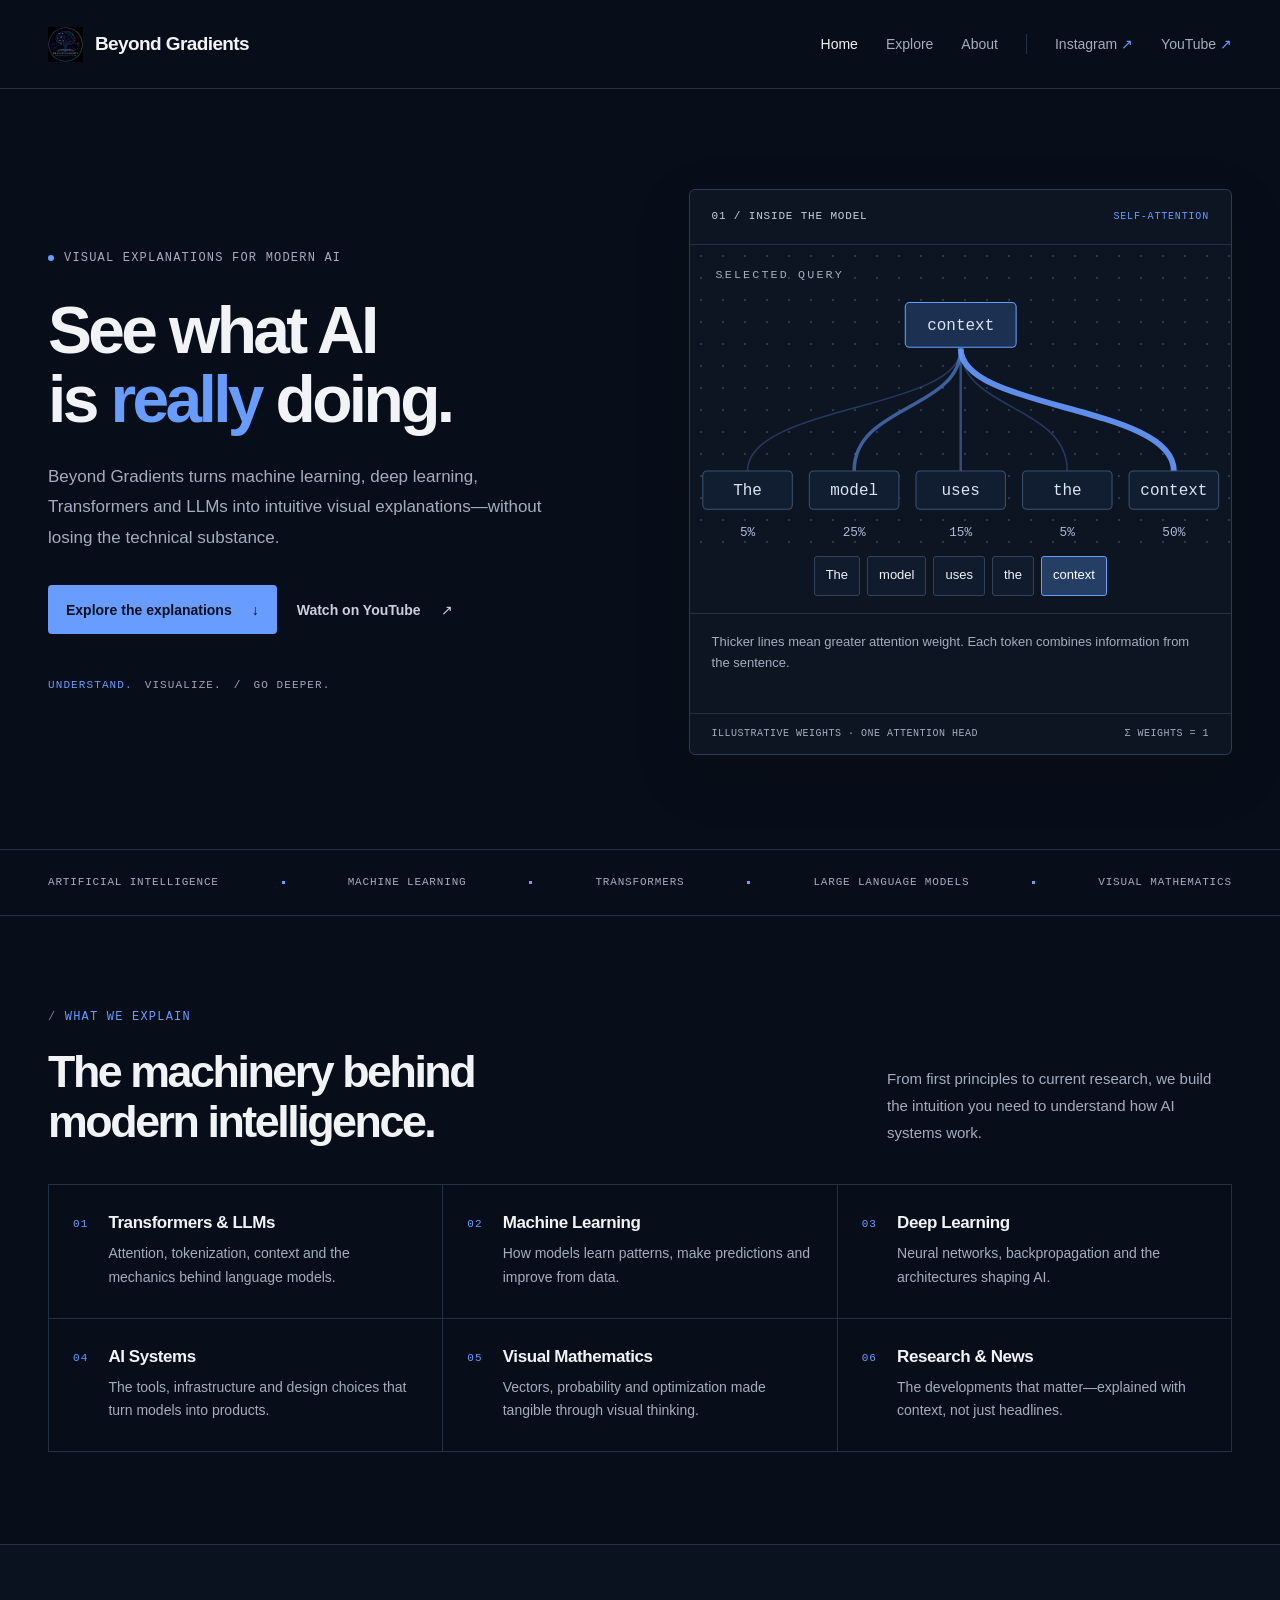
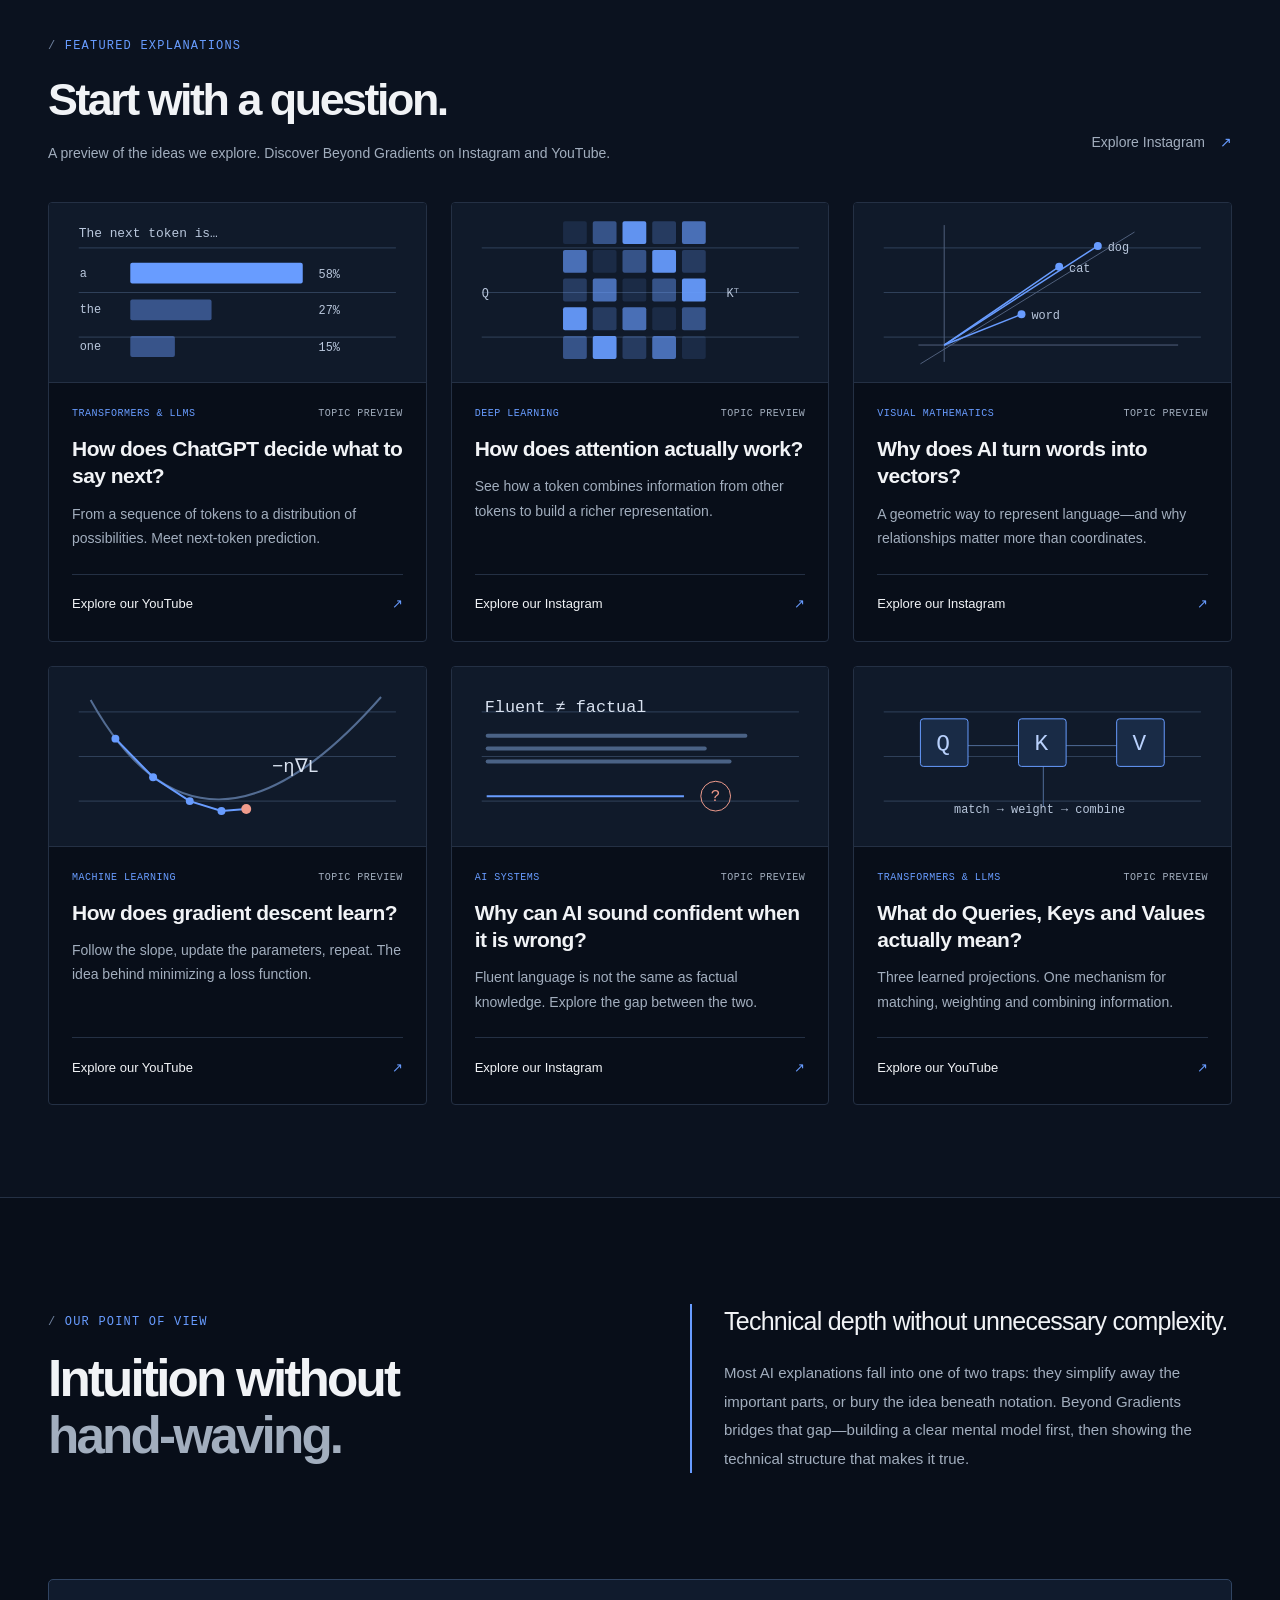
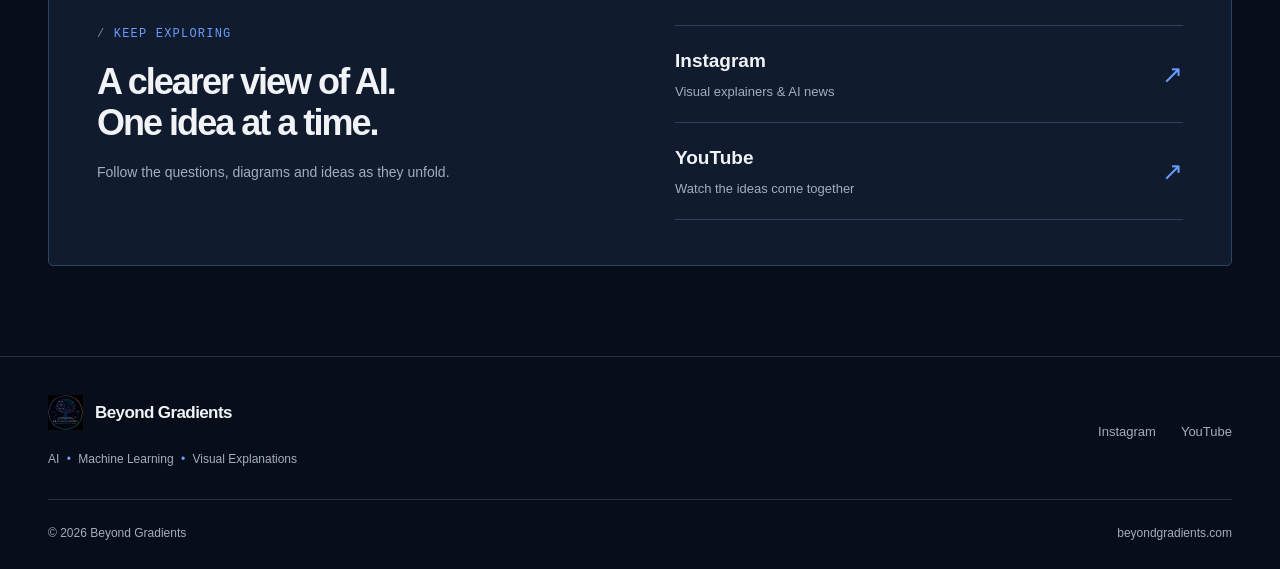
<file: index.html>
<!doctype html>
<html lang="en">
<head>
  <meta charset="utf-8">
  <meta name="viewport" content="width=device-width, initial-scale=1">
  <meta name="theme-color" content="#080e19">
  <meta name="color-scheme" content="dark">
  <title>Beyond Gradients — Visual Explanations for Modern AI</title>
  <meta name="description" content="Understand artificial intelligence, machine learning, Transformers and LLMs through intuitive visual explanations with real technical depth.">
  <link rel="canonical" href="https://beyondgradients.com/">
  <link rel="icon" type="image/png" href="assets/beyond-grad-logo.png">
  <link rel="apple-touch-icon" href="assets/beyond-grad-logo.png">
  <meta property="og:type" content="website">
  <meta property="og:site_name" content="Beyond Gradients">
  <meta property="og:title" content="Beyond Gradients — Visual Explanations for Modern AI">
  <meta property="og:description" content="AI and machine learning, explained intuitively, visually and rigorously.">
  <meta property="og:url" content="https://beyondgradients.com/">
  <meta property="og:image" content="https://beyondgradients.com/assets/beyond-grad-logo.png">
  <meta property="og:image:alt" content="Beyond Gradients logo">
  <meta name="twitter:card" content="summary">
  <meta name="twitter:title" content="Beyond Gradients — Visual Explanations for Modern AI">
  <meta name="twitter:description" content="AI and machine learning, explained intuitively, visually and rigorously.">
  <meta name="twitter:image" content="https://beyondgradients.com/assets/beyond-grad-logo.png">
  <script type="application/ld+json">
    {"@context": "https://schema.org", "@type": "EducationalOrganization", "name": "Beyond Gradients", "url": "https://beyondgradients.com", "logo": "https://beyondgradients.com/assets/beyond-grad-logo.png", "description": "Visual explanations for artificial intelligence and machine learning.", "sameAs": ["https://www.instagram.com/beyondgradients/", "https://www.youtube.com/@BeyondGradients"]}
  </script>
  <link rel="stylesheet" href="styles.css">
  <script src="script.js" defer></script>
</head>
<body>
  <a class="skip-link" href="#main-content">Skip to content</a>
  <header class="site-header" data-header>
    <div class="nav-shell">
      <a class="brand" href="#top" aria-label="Beyond Gradients home">
        <span class="brand-mark"><img src="assets/beyond-grad-logo.png" alt="" width="40" height="40"></span>
        <span>Beyond Gradients</span>
      </a>
      <button class="menu-toggle" type="button" aria-expanded="false" aria-controls="primary-navigation" data-menu-toggle>
        <span class="sr-only">Open navigation</span><span aria-hidden="true"></span><span aria-hidden="true"></span>
      </button>
      <nav class="primary-nav" id="primary-navigation" aria-label="Primary navigation" data-navigation>
        <a href="#top">Home</a><a href="#explore">Explore</a><a href="#about">About</a>
        <span class="nav-divider" aria-hidden="true"></span>
        <a class="platform-link" data-platform="instagram" href="https://www.instagram.com/beyondgradients/" target="_blank" rel="noopener noreferrer">Instagram <span aria-hidden="true">↗</span></a>
        <a class="platform-link" data-platform="youtube" href="https://www.youtube.com/@BeyondGradients" target="_blank" rel="noopener noreferrer">YouTube <span aria-hidden="true">↗</span></a>
      </nav>
    </div>
  </header>
  <main id="main-content">
    <section class="hero" id="top" aria-labelledby="hero-title">
      <div class="hero-grid page-shell">
        <div class="hero-copy">
          <p class="eyebrow"><span></span> Visual explanations for modern AI</p>
          <h1 id="hero-title">See what AI<br>is <em>really</em> doing.</h1>
          <p class="hero-lede">Beyond Gradients turns machine learning, deep learning, Transformers and LLMs into intuitive visual explanations—without losing the technical substance.</p>
          <div class="hero-actions">
            <a class="button button-primary" href="#featured">Explore the explanations <span aria-hidden="true">↓</span></a>
            <a class="button button-quiet" data-platform="youtube" href="https://www.youtube.com/@BeyondGradients" target="_blank" rel="noopener noreferrer">Watch on YouTube <span aria-hidden="true">↗</span></a>
          </div>
          <p class="hero-index"><span>Understand.</span> Visualize. <span aria-hidden="true">/</span> Go deeper.</p>
        </div>
        <div class="attention-visual">
          <div class="visual-label"><span>01 / Inside the model</span><span>Self-attention</span></div>
          <svg viewBox="0 0 508 292" role="img" aria-labelledby="attention-title attention-desc">
            <title id="attention-title">How a token attends to context</title>
            <desc id="attention-desc">Illustrative attention weights for context: The 5 percent, model 25 percent, uses 15 percent, the 5 percent, context 50 percent. Invented teaching values, not model measurements.</desc>
            <text class="diagram-label" x="24" y="31">Selected query</text>
            <rect class="diagram-node active" x="202" y="54" width="104" height="42" rx="4"/>
            <text class="diagram-text" x="254" y="80" data-query-label>context</text>
            <path class="diagram-line" data-attention-line d="M254 97 C254 155 54 150 54 212" style="stroke-width:1.45;opacity:0.27"/>
            <path class="diagram-line" data-attention-line d="M254 97 C254 155 154 150 154 212" style="stroke-width:3.25;opacity:0.55"/>
            <path class="diagram-line" data-attention-line d="M254 97 C254 155 254 150 254 212" style="stroke-width:2.3499999999999996;opacity:0.41000000000000003"/>
            <path class="diagram-line" data-attention-line d="M254 97 C254 155 354 150 354 212" style="stroke-width:1.45;opacity:0.27"/>
            <path class="diagram-line" data-attention-line d="M254 97 C254 155 454 150 454 212" style="stroke-width:5.5;opacity:0.9000000000000001"/>
            <rect class="diagram-node" x="12" y="212" width="84" height="36" rx="4"/><text class="diagram-text" x="54" y="235">The</text><text class="diagram-weight" data-attention-weight x="54" y="273">5%</text>
            <rect class="diagram-node" x="112" y="212" width="84" height="36" rx="4"/><text class="diagram-text" x="154" y="235">model</text><text class="diagram-weight" data-attention-weight x="154" y="273">25%</text>
            <rect class="diagram-node" x="212" y="212" width="84" height="36" rx="4"/><text class="diagram-text" x="254" y="235">uses</text><text class="diagram-weight" data-attention-weight x="254" y="273">15%</text>
            <rect class="diagram-node" x="312" y="212" width="84" height="36" rx="4"/><text class="diagram-text" x="354" y="235">the</text><text class="diagram-weight" data-attention-weight x="354" y="273">5%</text>
            <rect class="diagram-node" x="412" y="212" width="84" height="36" rx="4"/><text class="diagram-text" x="454" y="235">context</text><text class="diagram-weight" data-attention-weight x="454" y="273">50%</text>
          </svg>
          <div class="token-controls" role="group" aria-label="Choose a query token" hidden><button type="button" data-token="The" aria-pressed="false">The</button><button type="button" data-token="model" aria-pressed="false">model</button><button type="button" data-token="uses" aria-pressed="false">uses</button><button type="button" data-token="the" aria-pressed="false">the</button><button type="button" data-token="context" aria-pressed="true">context</button></div>
          <p class="visual-note" data-attention-status aria-live="polite">Thicker lines mean greater attention weight. Each token combines information from the sentence.</p>
          <div class="visual-footer"><span>Illustrative weights · one attention head</span><span>Σ weights = 1</span></div>
        </div>
      </div>
    </section>
    <section class="topic-strip" aria-label="Topics covered"><div class="ticker-track"><span>Artificial intelligence</span><i></i><span>Machine learning</span><i></i><span>Transformers</span><i></i><span>Large language models</span><i></i><span>Visual mathematics</span></div></section>
    <section class="section page-shell" id="explore" aria-labelledby="explore-title">
      <div class="section-heading">
        <div><p class="kicker">What we explain</p><h2 id="explore-title">The machinery behind<br>modern intelligence.</h2></div>
        <p>From first principles to current research, we build the intuition you need to understand how AI systems work.</p>
      </div>
      <div class="category-grid">
        <article class="category-card"><span class="category-number">01</span><div><h3>Transformers &amp; LLMs</h3><p>Attention, tokenization, context and the mechanics behind language models.</p></div></article>
        <article class="category-card"><span class="category-number">02</span><div><h3>Machine Learning</h3><p>How models learn patterns, make predictions and improve from data.</p></div></article>
        <article class="category-card"><span class="category-number">03</span><div><h3>Deep Learning</h3><p>Neural networks, backpropagation and the architectures shaping AI.</p></div></article>
        <article class="category-card"><span class="category-number">04</span><div><h3>AI Systems</h3><p>The tools, infrastructure and design choices that turn models into products.</p></div></article>
        <article class="category-card"><span class="category-number">05</span><div><h3>Visual Mathematics</h3><p>Vectors, probability and optimization made tangible through visual thinking.</p></div></article>
        <article class="category-card"><span class="category-number">06</span><div><h3>Research &amp; News</h3><p>The developments that matter—explained with context, not just headlines.</p></div></article>
      </div>
    </section>
    <section class="section featured-section" id="featured" aria-labelledby="featured-title">
      <div class="page-shell">
        <div class="section-heading featured-heading"><div><p class="kicker">Featured explanations</p><h2 id="featured-title">Start with a question.</h2><p class="section-intro">A preview of the ideas we explore. Discover Beyond Gradients on Instagram and YouTube.</p></div><a class="text-link" data-platform="instagram" href="https://www.instagram.com/beyondgradients/" target="_blank" rel="noopener noreferrer">Explore Instagram <span aria-hidden="true">↗</span></a></div>
        <!-- EXPLANATIONS:START -->
        <div class="content-grid">
          <article class="content-card">
            <div class="card-visual"><svg viewBox="0 0 380 180" aria-hidden="true" focusable="false" xmlns="http://www.w3.org/2000/svg"><g fill="none" stroke="#30415b" stroke-width="1"><path d="M30 45H350M30 90H350M30 135H350"/></g><text x="30" y="34" fill="#b9c7dc" font-family="monospace" font-size="13">The next token is…</text><text x="31" y="74" fill="#b9c7dc" font-family="monospace" font-size="12">a</text><rect x="82" y="60" width="174" height="21" rx="2" fill="#689cff" opacity="1"/><text x="272" y="75" fill="#b9c7dc" font-family="monospace" font-size="12">58%</text><text x="31" y="111" fill="#b9c7dc" font-family="monospace" font-size="12">the</text><rect x="82" y="97" width="82" height="21" rx="2" fill="#689cff" opacity="0.45"/><text x="272" y="112" fill="#b9c7dc" font-family="monospace" font-size="12">27%</text><text x="31" y="148" fill="#b9c7dc" font-family="monospace" font-size="12">one</text><rect x="82" y="134" width="45" height="21" rx="2" fill="#689cff" opacity="0.45"/><text x="272" y="149" fill="#b9c7dc" font-family="monospace" font-size="12">15%</text></svg></div>
            <div class="card-body">
              <div class="card-meta"><span>Transformers &amp; LLMs</span><span>Topic preview</span></div>
              <h3>How does ChatGPT decide what to say next?</h3><p>From a sequence of tokens to a distribution of possibilities. Meet next-token prediction.</p>
              <a class="card-link" href="https://www.youtube.com/@BeyondGradients" target="_blank" rel="noopener noreferrer" aria-label="Explore our YouTube: How does ChatGPT decide what to say next?">Explore our YouTube<span aria-hidden="true">↗</span></a>
            </div>
          </article>
          <article class="content-card">
            <div class="card-visual"><svg viewBox="0 0 380 180" aria-hidden="true" focusable="false" xmlns="http://www.w3.org/2000/svg"><g fill="none" stroke="#30415b" stroke-width="1"><path d="M30 45H350M30 90H350M30 135H350"/></g><rect x="112" y="18" width="24" height="23" rx="2" fill="#689cff" opacity="0.13"/><rect x="142" y="18" width="24" height="23" rx="2" fill="#689cff" opacity="0.44"/><rect x="172" y="18" width="24" height="23" rx="2" fill="#689cff" opacity="0.93"/><rect x="202" y="18" width="24" height="23" rx="2" fill="#689cff" opacity="0.25"/><rect x="232" y="18" width="24" height="23" rx="2" fill="#689cff" opacity="0.66"/><rect x="112" y="47" width="24" height="23" rx="2" fill="#689cff" opacity="0.66"/><rect x="142" y="47" width="24" height="23" rx="2" fill="#689cff" opacity="0.13"/><rect x="172" y="47" width="24" height="23" rx="2" fill="#689cff" opacity="0.44"/><rect x="202" y="47" width="24" height="23" rx="2" fill="#689cff" opacity="0.93"/><rect x="232" y="47" width="24" height="23" rx="2" fill="#689cff" opacity="0.25"/><rect x="112" y="76" width="24" height="23" rx="2" fill="#689cff" opacity="0.25"/><rect x="142" y="76" width="24" height="23" rx="2" fill="#689cff" opacity="0.66"/><rect x="172" y="76" width="24" height="23" rx="2" fill="#689cff" opacity="0.13"/><rect x="202" y="76" width="24" height="23" rx="2" fill="#689cff" opacity="0.44"/><rect x="232" y="76" width="24" height="23" rx="2" fill="#689cff" opacity="0.93"/><rect x="112" y="105" width="24" height="23" rx="2" fill="#689cff" opacity="0.93"/><rect x="142" y="105" width="24" height="23" rx="2" fill="#689cff" opacity="0.25"/><rect x="172" y="105" width="24" height="23" rx="2" fill="#689cff" opacity="0.66"/><rect x="202" y="105" width="24" height="23" rx="2" fill="#689cff" opacity="0.13"/><rect x="232" y="105" width="24" height="23" rx="2" fill="#689cff" opacity="0.44"/><rect x="112" y="134" width="24" height="23" rx="2" fill="#689cff" opacity="0.44"/><rect x="142" y="134" width="24" height="23" rx="2" fill="#689cff" opacity="0.93"/><rect x="172" y="134" width="24" height="23" rx="2" fill="#689cff" opacity="0.25"/><rect x="202" y="134" width="24" height="23" rx="2" fill="#689cff" opacity="0.66"/><rect x="232" y="134" width="24" height="23" rx="2" fill="#689cff" opacity="0.13"/><text x="30" y="95" fill="#b9c7dc" font-family="monospace" font-size="12">Q</text><text x="277" y="95" fill="#b9c7dc" font-family="monospace" font-size="12">Kᵀ</text></svg></div>
            <div class="card-body">
              <div class="card-meta"><span>Deep Learning</span><span>Topic preview</span></div>
              <h3>How does attention actually work?</h3><p>See how a token combines information from other tokens to build a richer representation.</p>
              <a class="card-link" href="https://www.instagram.com/beyondgradients/" target="_blank" rel="noopener noreferrer" aria-label="Explore our Instagram: How does attention actually work?">Explore our Instagram<span aria-hidden="true">↗</span></a>
            </div>
          </article>
          <article class="content-card">
            <div class="card-visual"><svg viewBox="0 0 380 180" aria-hidden="true" focusable="false" xmlns="http://www.w3.org/2000/svg"><g fill="none" stroke="#30415b" stroke-width="1"><path d="M30 45H350M30 90H350M30 135H350"/></g><path d="M65 143H327M91 160V22M67 162L283 29" stroke="#50617d" fill="none"/><path d="M91 143L207 64" stroke="#689cff" stroke-width="1.5"/><circle cx="207" cy="64" r="4" fill="#689cff"/><text x="217" y="69" fill="#b9c7dc" font-family="monospace" font-size="12">cat</text><path d="M91 143L246 43" stroke="#689cff" stroke-width="1.5"/><circle cx="246" cy="43" r="4" fill="#689cff"/><text x="256" y="48" fill="#b9c7dc" font-family="monospace" font-size="12">dog</text><path d="M91 143L169 112" stroke="#689cff" stroke-width="1.5"/><circle cx="169" cy="112" r="4" fill="#689cff"/><text x="179" y="117" fill="#b9c7dc" font-family="monospace" font-size="12">word</text></svg></div>
            <div class="card-body">
              <div class="card-meta"><span>Visual Mathematics</span><span>Topic preview</span></div>
              <h3>Why does AI turn words into vectors?</h3><p>A geometric way to represent language—and why relationships matter more than coordinates.</p>
              <a class="card-link" href="https://www.instagram.com/beyondgradients/" target="_blank" rel="noopener noreferrer" aria-label="Explore our Instagram: Why does AI turn words into vectors?">Explore our Instagram<span aria-hidden="true">↗</span></a>
            </div>
          </article>
          <article class="content-card">
            <div class="card-visual"><svg viewBox="0 0 380 180" aria-hidden="true" focusable="false" xmlns="http://www.w3.org/2000/svg"><g fill="none" stroke="#30415b" stroke-width="1"><path d="M30 45H350M30 90H350M30 135H350"/></g><path d="M42 33Q155 235 335 30" stroke="#536c92" stroke-width="2" fill="none"/><path d="M67 72L105 111L142 135L174 145L199 143" stroke="#689cff" stroke-width="2" fill="none"/><circle cx="67" cy="72" r="4" fill="#689cff"/><circle cx="105" cy="111" r="4" fill="#689cff"/><circle cx="142" cy="135" r="4" fill="#689cff"/><circle cx="174" cy="145" r="4" fill="#689cff"/><circle cx="199" cy="143" r="5" fill="#ef9b8c"/><text x="225" y="106" fill="#d9e2f0" font-family="monospace" font-size="19">−η∇L</text></svg></div>
            <div class="card-body">
              <div class="card-meta"><span>Machine Learning</span><span>Topic preview</span></div>
              <h3>How does gradient descent learn?</h3><p>Follow the slope, update the parameters, repeat. The idea behind minimizing a loss function.</p>
              <a class="card-link" href="https://www.youtube.com/@BeyondGradients" target="_blank" rel="noopener noreferrer" aria-label="Explore our YouTube: How does gradient descent learn?">Explore our YouTube<span aria-hidden="true">↗</span></a>
            </div>
          </article>
          <article class="content-card">
            <div class="card-visual"><svg viewBox="0 0 380 180" aria-hidden="true" focusable="false" xmlns="http://www.w3.org/2000/svg"><g fill="none" stroke="#30415b" stroke-width="1"><path d="M30 45H350M30 90H350M30 135H350"/></g><text x="33" y="45" fill="#d9e2f0" font-family="monospace" font-size="17">Fluent ≠ factual</text><rect x="34" y="67" width="264" height="4" rx="2" fill="#4a6285"/><rect x="34" y="80" width="223" height="4" rx="2" fill="#4a6285"/><rect x="34" y="93" width="248" height="4" rx="2" fill="#4a6285"/><path d="M35 130H234" stroke="#689cff" stroke-width="2"/><circle cx="266" cy="130" r="15" fill="none" stroke="#ef9b8c"/><text x="261" y="135" fill="#ef9b8c" font-family="monospace" font-size="16">?</text></svg></div>
            <div class="card-body">
              <div class="card-meta"><span>AI Systems</span><span>Topic preview</span></div>
              <h3>Why can AI sound confident when it is wrong?</h3><p>Fluent language is not the same as factual knowledge. Explore the gap between the two.</p>
              <a class="card-link" href="https://www.instagram.com/beyondgradients/" target="_blank" rel="noopener noreferrer" aria-label="Explore our Instagram: Why can AI sound confident when it is wrong?">Explore our Instagram<span aria-hidden="true">↗</span></a>
            </div>
          </article>
          <article class="content-card">
            <div class="card-visual"><svg viewBox="0 0 380 180" aria-hidden="true" focusable="false" xmlns="http://www.w3.org/2000/svg"><g fill="none" stroke="#30415b" stroke-width="1"><path d="M30 45H350M30 90H350M30 135H350"/></g><path d="M91 79H291M191 79V140" stroke="#506d99" fill="none"/><rect x="67" y="52" width="48" height="48" rx="3" fill="#192b46" stroke="#689cff"/><text x="83" y="83" fill="#b9d1fc" font-family="monospace" font-size="23">Q</text><rect x="166" y="52" width="48" height="48" rx="3" fill="#192b46" stroke="#689cff"/><text x="182" y="83" fill="#b9d1fc" font-family="monospace" font-size="23">K</text><rect x="265" y="52" width="48" height="48" rx="3" fill="#192b46" stroke="#689cff"/><text x="281" y="83" fill="#b9d1fc" font-family="monospace" font-size="23">V</text><text x="101" y="147" fill="#b9c7dc" font-family="monospace" font-size="12">match → weight → combine</text></svg></div>
            <div class="card-body">
              <div class="card-meta"><span>Transformers &amp; LLMs</span><span>Topic preview</span></div>
              <h3>What do Queries, Keys and Values actually mean?</h3><p>Three learned projections. One mechanism for matching, weighting and combining information.</p>
              <a class="card-link" href="https://www.youtube.com/@BeyondGradients" target="_blank" rel="noopener noreferrer" aria-label="Explore our YouTube: What do Queries, Keys and Values actually mean?">Explore our YouTube<span aria-hidden="true">↗</span></a>
            </div>
          </article>
        </div>
        <!-- EXPLANATIONS:END -->
      </div>
    </section>
    <section class="philosophy" id="about" aria-labelledby="philosophy-title">
      <div class="page-shell philosophy-grid">
        <div><p class="kicker">Our point of view</p><h2 id="philosophy-title">Intuition without<br><span>hand-waving.</span></h2></div>
        <div class="philosophy-copy"><p class="statement">Technical depth without unnecessary complexity.</p><p>Most AI explanations fall into one of two traps: they simplify away the important parts, or bury the idea beneath notation. Beyond Gradients bridges that gap—building a clear mental model first, then showing the technical structure that makes it true.</p></div>
      </div>
    </section>
    <section class="follow-section" aria-labelledby="follow-title">
      <div class="page-shell follow-panel">
        <div class="follow-copy"><p class="kicker">Keep exploring</p><h2 id="follow-title">A clearer view of AI.<br>One idea at a time.</h2><p>Follow the questions, diagrams and ideas as they unfold.</p></div>
        <div class="follow-links">
          <a data-platform="instagram" href="https://www.instagram.com/beyondgradients/" target="_blank" rel="noopener noreferrer"><span><strong>Instagram</strong><small>Visual explainers &amp; AI news</small></span><b aria-hidden="true">↗</b></a>
          <a data-platform="youtube" href="https://www.youtube.com/@BeyondGradients" target="_blank" rel="noopener noreferrer"><span><strong>YouTube</strong><small>Watch the ideas come together</small></span><b aria-hidden="true">↗</b></a>
        </div>
      </div>
    </section>
  </main>
  <footer class="site-footer">
    <div class="page-shell footer-grid">
      <div><a class="brand footer-brand" href="#top"><span class="brand-mark"><img src="assets/beyond-grad-logo.png" alt="" width="36" height="36"></span><span>Beyond Gradients</span></a><p>AI <i>•</i> Machine Learning <i>•</i> Visual Explanations</p></div>
      <div class="footer-links"><a data-platform="instagram" href="https://www.instagram.com/beyondgradients/" target="_blank" rel="noopener noreferrer">Instagram</a><a data-platform="youtube" href="https://www.youtube.com/@BeyondGradients" target="_blank" rel="noopener noreferrer">YouTube</a></div>
      <div class="footer-meta"><span>© 2026 Beyond Gradients</span><a href="https://beyondgradients.com">beyondgradients.com</a></div>
    </div>
  </footer>
</body>
</html>
</file>
<file: styles.css>
:root {
  color-scheme:dark;
  --bg:#080e19;
  --panel:#0d1523;
  --ink:#f1f3f6;
  --muted:#a2aebe;
  --blue:#689cff;
  --line:#243044;
  font-family:Inter,-apple-system,BlinkMacSystemFont,"Segoe UI",sans-serif;
  font-synthesis:none;
  scroll-behavior:smooth;
  scroll-padding-top:100px;
}
* {
  box-sizing:border-box;
}
body {
  margin:0;
  background:var(--bg);
  color:var(--ink);
  font-size:16px;
  line-height:1.6;
}
a {
  color:inherit;
  text-decoration:none;
}
button {
  font:inherit;
}
button,a {
  -webkit-tap-highlight-color:transparent;
}
a,button {
  touch-action:manipulation;
}
a:focus-visible,button:focus-visible {
  outline:2px solid var(--blue);
  outline-offset:6px;
}
::selection {
  background:#304c7d;
  color:white;
}
svg {
  display:block;
  max-width:100%;
}
button {
  color:inherit;
}
h1,h2,h3,p {
  margin:0;
}
h1,h2,h3 {
  line-height:1.12;
}
h1,h2 {
  font-weight:550;
  letter-spacing:-.055em;
}
h3 {
  letter-spacing:-.025em;
}
p {
  color:var(--muted);
}
.page-shell,.nav-shell {
  width:min(1240px,calc(100% - 96px));
  margin-inline:auto;
}
.sr-only {
  position:absolute;
  width:1px;
  height:1px;
  padding:0;
  overflow:hidden;
  clip:rect(0,0,0,0);
  white-space:nowrap;
  border:0;
}
.skip-link {
  position:fixed;
  top:12px;
  left:16px;
  transform:translateY(-160%);
  padding:12px 20px;
  background:var(--ink);
  color:var(--bg);
  z-index:100;
}
.skip-link:focus {
  transform:none;
}
.site-header {
  position:sticky;
  top:0;
  z-index:20;
  background:var(--bg);
  border-bottom:1px solid var(--line);
}
.nav-shell {
  min-height:88px;
  display:flex;
  align-items:center;
  justify-content:space-between;
  gap:24px;
}
.brand {
  display:inline-flex;
  align-items:center;
  gap:12px;
  white-space:nowrap;
  font-size:19px;
  font-weight:650;
  letter-spacing:-.6px;
}
.brand-mark {
  display:grid;
  place-items:center;
  width:35px;
  height:35px;
}
.brand-mark img {
  width:100%;
  height:100%;
}
.primary-nav {
  display:flex;
  align-items:center;
  gap:28px;
  font-size:14px;
}
.primary-nav a {
  padding-block:12px;
  color:var(--muted);
  transition:color .18s;
}
.primary-nav a:hover,.text-link:hover,.footer-links a:hover {
  color:var(--ink);
}
.primary-nav a:first-child {
  color:var(--ink);
}
.platform-link span {
  color:var(--blue);
}
.nav-divider {
  height:20px;
  width:1px;
  background:var(--line);
}
.menu-toggle {
  display:none;
}
.hero {
  position:relative;
  border-bottom:1px solid var(--line);
}
.hero-grid {
  display:grid;
  grid-template-columns:1.05fr 1fr;
  gap:70px;
  align-items:center;
  padding-top:100px;
  padding-bottom:94px;
}
.eyebrow,.kicker,.visual-label,.category-number,.card-meta,.visual-footer,.topic-strip,.hero-index {
  font-family:"SFMono-Regular",Consolas,"Liberation Mono",monospace;
  font-size:12px;
  letter-spacing:.1em;
  text-transform:uppercase;
}
.eyebrow {
  color:var(--muted);
  display:flex;
  align-items:center;
  gap:10px;
  margin-bottom:28px;
}
.eyebrow span {
  height:6px;
  width:6px;
  background:var(--blue);
  border-radius:50%;
}
h1 {
  font-size:clamp(48px,5.15vw,76px);
  line-height:1.045;
}
h1 em {
  font-style:normal;
  color:var(--blue);
}
.hero-lede {
  font-size:17px;
  line-height:1.8;
  max-width:505px;
  margin-top:28px;
}
.hero-actions {
  display:flex;
  align-items:center;
  flex-wrap:wrap;
  gap:12px;
  margin-top:32px;
}
.button {
  display:inline-flex;
  align-items:center;
  justify-content:center;
  gap:20px;
  min-height:49px;
  padding:13px 18px;
  border-radius:4px;
  font-size:14px;
  font-weight:550;
  transition:background .2s,transform .2s;
}
.button-primary {
  background:var(--blue);
  color:#07101f;
}
.button-primary:hover {
  background:#90b6ff;
  transform:translateY(-2px);
}
.button-quiet {
  padding-inline:8px;
  color:#c6d0df;
}
.button-quiet:hover {
  color:var(--ink);
}
.hero-index {
  display:flex;
  gap:12px;
  margin-top:43px;
  color:#9aa8bb;
  font-size:11px;
}
.hero-index span:first-child {
  color:var(--blue);
}
.attention-visual {
  min-width:0;
  border:1px solid #2c3c56;
  background:var(--panel);
  border-radius:6px;
  overflow:hidden;
  box-shadow:0 20px 60px #0002;
}
.visual-label {
  display:flex;
  justify-content:space-between;
  align-items:center;
  gap:12px;
  padding:18px 22px;
  border-bottom:1px solid var(--line);
  font-size:11px;
  letter-spacing:.075em;
  color:#c6d0df;
}
.visual-label span:last-child {
  color:var(--blue);
  font-size:10px;
}
.attention-visual>svg {
  width:100%;
  height:auto;
  background-image:radial-gradient(#2c3950 1px,transparent 1px);
  background-size:22px 22px;
}
.diagram-line {
  stroke:var(--blue);
  fill:none;
  transition:stroke-width .3s,opacity .3s;
}
.diagram-node {
  fill:#111e31;
  stroke:#395171;
}
.diagram-node.active {
  stroke:var(--blue);
  fill:#1c3151;
}
.diagram-text {
  font:15px "SFMono-Regular",Consolas,monospace;
  fill:#dbe4f3;
  text-anchor:middle;
}
.diagram-label {
  font:11px "SFMono-Regular",Consolas,monospace;
  fill:#a2aebe;
  text-transform:uppercase;
  letter-spacing:2px;
}
.diagram-weight {
  font:12px "SFMono-Regular",Consolas,monospace;
  fill:#a9bcd7;
  text-anchor:middle;
}
.token-controls {
  display:flex;
  justify-content:center;
  gap:7px;
  padding:0 20px 17px;
}
.token-controls button {
  border:1px solid #344258;
  background:#101c2d;
  border-radius:3px;
  font-size:13px;
  min-height:40px;
  padding:7px 11px;
  cursor:pointer;
}
.token-controls button[aria-pressed=true] {
  background:#253e64;
  border-color:var(--blue);
  color:#fff;
}
.token-controls button:hover {
  border-color:var(--blue);
}
.visual-note {
  font-size:13px;
  line-height:1.65;
  padding:17px 22px;
  border-top:1px solid var(--line);
  min-height:100px;
}
.visual-note span {
  color:var(--blue);
  margin-right:10px;
}
.visual-footer {
  display:flex;
  justify-content:space-between;
  gap:8px;
  padding:12px 22px;
  border-top:1px solid var(--line);
  font-size:9px;
  letter-spacing:.05em;
  color:#a2aebe;
}
.topic-strip {
  border-bottom:1px solid var(--line);
  color:#a2aebe;
  font-size:11px;
  letter-spacing:.075em;
}
.ticker-track {
  width:min(1240px,calc(100% - 96px));
  margin:auto;
  display:flex;
  justify-content:space-between;
  align-items:center;
  gap:20px;
  padding:24px 0;
  flex-wrap:wrap;
}
.ticker-track i {
  width:3px;
  height:3px;
  background:var(--blue);
}
.section {
  padding-block:92px;
}
.section-heading {
  display:flex;
  align-items:flex-end;
  justify-content:space-between;
  gap:40px;
  margin-bottom:38px;
}
.kicker {
  color:var(--blue);
  margin-bottom:18px;
}
.kicker:before {
  content:"/ ";
  color:#70829f;
}
h2 {
  font-size:clamp(34px,3.5vw,48px);
}
.section-heading>p {
  font-size:15px;
  max-width:345px;
  line-height:1.8;
}
.category-grid {
  display:grid;
  grid-template-columns:repeat(3,1fr);
  border-top:1px solid var(--line);
  border-left:1px solid var(--line);
}
.category-card {
  display:flex;
  align-items:flex-start;
  gap:20px;
  padding:28px 24px;
  border-bottom:1px solid var(--line);
  border-right:1px solid var(--line);
}
.category-number {
  color:var(--blue);
  font-size:11px;
  padding-top:3px;
}
.category-card h3 {
  font-size:17px;
  font-weight:550;
  margin-bottom:10px;
}
.category-card p {
  font-size:14px;
  line-height:1.7;
}
.featured-section {
  background:#0b121f;
  border-block:1px solid var(--line);
}
.text-link {
  font-size:14px;
  color:var(--muted);
  display:inline-flex;
  gap:15px;
  align-items:center;
  min-height:44px;
}
.text-link span {
  color:var(--blue);
}
.section-intro {
  font-size:14px;
  margin-top:17px;
  max-width:570px;
}
.content-grid {
  display:grid;
  grid-template-columns:repeat(3,1fr);
  gap:24px;
}
.content-card {
  min-width:0;
  display:flex;
  flex-direction:column;
  border:1px solid var(--line);
  border-radius:4px;
  overflow:hidden;
  background:var(--bg);
  transition:border-color .2s,transform .2s;
}
.content-card:hover {
  border-color:#4b6488;
  transform:translateY(-3px);
}
.card-visual {
  height:180px;
  display:grid;
  place-items:center;
  border-bottom:1px solid var(--line);
  background:#101a2a;
}
.card-visual svg {
  width:100%;
  height:100%;
}
.card-body {
  padding:23px;
  display:flex;
  flex:1;
  flex-direction:column;
}
.card-meta {
  color:var(--blue);
  font-size:10px;
  letter-spacing:.05em;
  margin-bottom:13px;
  display:flex;
  justify-content:space-between;
  gap:10px;
}
.card-meta span:last-child {
  color:var(--muted);
}
.content-card h3 {
  font-size:21px;
  line-height:1.3;
  font-weight:550;
  margin-bottom:12px;
}
.content-card p {
  font-size:14px;
  line-height:1.75;
  margin-bottom:23px;
}
.card-link {
  display:flex;
  justify-content:space-between;
  gap:12px;
  align-items:center;
  border-top:1px solid var(--line);
  padding-top:17px;
  margin-top:auto;
  min-height:44px;
  font-size:13px;
}
.card-link span {
  color:var(--blue);
}
.philosophy {
  padding:106px 0;
}
.philosophy-grid {
  display:grid;
  grid-template-columns:1fr 1fr;
  gap:100px;
  align-items:center;
}
.philosophy h2 {
  font-size:clamp(36px,4vw,55px);
}
.philosophy h2 span {
  color:var(--muted);
}
.philosophy-copy {
  border-left:2px solid var(--blue);
  padding-left:32px;
}
.statement {
  color:var(--ink);
  font-size:25px;
  line-height:1.4;
  margin-bottom:20px;
  letter-spacing:-.03em;
}
.philosophy-copy>p:last-child {
  font-size:15px;
  line-height:1.9;
}
.follow-section {
  padding-bottom:90px;
}
.follow-panel {
  display:grid;
  grid-template-columns:1fr 1fr;
  gap:70px;
  padding:45px 48px;
  background:#101b2d;
  border:1px solid #304462;
  border-radius:5px;
}
.follow-copy h2 {
  font-size:36px;
}
.follow-copy>p:last-child {
  font-size:14px;
  margin-top:18px;
}
.follow-links {
  display:flex;
  flex-direction:column;
  justify-content:center;
}
.follow-links a {
  display:flex;
  justify-content:space-between;
  align-items:center;
  padding:20px 0;
  gap:16px;
  border-bottom:1px solid #31405a;
  transition:color .2s;
}
.follow-links a:first-child {
  border-top:1px solid #31405a;
}
.follow-links a:hover {
  color:var(--blue);
}
.follow-links strong {
  font-size:19px;
  font-weight:550;
  display:block;
}
.follow-links small {
  font-size:13px;
  color:var(--muted);
  display:block;
  margin-top:5px;
}
.follow-links b {
  font-size:25px;
  font-weight:400;
  color:var(--blue);
}
.site-footer {
  border-top:1px solid var(--line);
  padding:38px 0 26px;
}
.footer-grid {
  display:grid;
  grid-template-columns:1fr auto;
  gap:30px;
}
.footer-brand {
  font-size:17px;
}
.site-footer p {
  font-size:12px;
  margin-top:12px;
}
.site-footer i {
  font-style:normal;
  padding:0 4px;
  color:var(--blue);
}
.footer-links {
  display:flex;
  align-items:center;
  gap:25px;
  font-size:13px;
  color:var(--muted);
}
.footer-links a {
  padding-block:10px;
}
.footer-meta {
  grid-column:1/-1;
  display:flex;
  justify-content:space-between;
  font-size:12px;
  color:var(--muted);
  border-top:1px solid var(--line);
  padding-top:24px;
}
.not-found {
  min-height:70vh;
  padding-block:110px;
  max-width:800px;
}
.not-found h1 {
  margin-bottom:25px;
}
.not-found .button {
  margin-top:30px;
}
@media(min-width:1500px) {
  .hero-grid {
    padding-block:120px;
  }
}
@media(max-width:1100px) {
  .page-shell,.nav-shell,.ticker-track {
    width:calc(100% - 64px);
  }
  .primary-nav {
    gap:20px;
  }
  .brand {
    font-size:17px;
  }
  .hero-grid {
    gap:36px;
    padding-block:72px;
  }
  .hero-actions {
    gap:8px;
  }
  .hero-lede {
    font-size:16px;
  }
  .category-card {
    padding:24px 18px;
    gap:13px;
  }
  .content-grid {
    gap:18px;
  }
  .card-body {
    padding:20px;
  }
  .philosophy-grid {
    gap:55px;
  }
  .follow-panel {
    padding:36px;
    gap:40px;
  }
  .ticker-track {
    justify-content:center;
  }
  .ticker-track i {
    display:none;
  }
}
@media(max-width:800px) {
  .page-shell,.nav-shell,.ticker-track {
    width:calc(100% - 40px);
  }
  .nav-shell {
    min-height:74px;
    flex-wrap:wrap;
    gap:0;
  }
  .brand {
    font-size:17px;
  }
  .primary-nav {
    width:100%;
    justify-content:space-between;
    gap:12px;
    padding-bottom:14px;
    font-size:13px;
  }
  .primary-nav a {
    padding-block:8px;
  }
  .nav-divider {
    display:none;
  }
  .js .menu-toggle {
    display:flex;
    flex-direction:column;
    justify-content:center;
    gap:6px;
    width:44px;
    height:44px;
    background:none;
    border:1px solid var(--line);
    border-radius:4px;
    padding:11px;
    cursor:pointer;
  }
  .menu-toggle>span:not(.sr-only) {
    height:1px;
    width:20px;
    background:var(--ink);
  }
  .js .primary-nav {
    display:none;
  }
  .js .primary-nav.is-open {
    display:flex;
  }
  .hero-grid {
    grid-template-columns:1fr;
    gap:40px;
    padding-block:52px;
  }
  .hero-copy {
    max-width:610px;
  }
  h1 {
    font-size:clamp(49px,8vw,68px);
  }
  .hero-lede {
    max-width:560px;
  }
  .hero-index {
    margin-top:24px;
  }
  .attention-visual {
    width:100%;
    max-width:600px;
    justify-self:center;
  }
  .attention-visual>svg {
    max-height:320px;
  }
  .section {
    padding-block:64px;
  }
  .section-heading {
    gap:26px;
    align-items:flex-start;
    flex-direction:column;
    margin-bottom:28px;
  }
  .section-heading>p {
    max-width:520px;
  }
  .category-grid {
    grid-template-columns:repeat(2,1fr);
  }
  .content-grid {
    grid-template-columns:repeat(2,1fr);
  }
  .philosophy {
    padding-block:70px;
  }
  .philosophy-grid {
    grid-template-columns:1fr;
    gap:32px;
  }
  .philosophy-copy {
    max-width:620px;
    padding-left:24px;
  }
  .follow-panel {
    grid-template-columns:1fr;
    gap:28px;
    padding:32px;
  }
  .follow-section {
    padding-bottom:64px;
  }
  .follow-copy h2 {
    font-size:34px;
  }
  .ticker-track {
    font-size:10px;
    gap:14px 22px;
    padding-block:18px;
  }
  .visual-note {
    min-height:0;
  }
}
@media(max-width:480px) {
  .eyebrow {
    font-size:10px;
    letter-spacing:.06em;
    margin-bottom:24px;
  }
  h1 {
    font-size:49px;
  }
  .hero-actions {
    align-items:stretch;
    flex-direction:column;
    max-width:320px;
  }
  .button {
    font-size:14px;
  }
  .hero-index {
    font-size:10px;
    gap:10px;
  }
  .hero-lede {
    font-size:16px;
  }
  .visual-label {
    padding:15px;
    font-size:10px;
  }
  .visual-label span:last-child {
    font-size:9px;
  }
  .visual-note {
    padding:15px;
    font-size:12px;
  }
  .visual-footer {
    padding:11px 15px;
    font-size:8px;
  }
  .token-controls {
    gap:5px;
    padding-inline:12px;
  }
  .token-controls button {
    font-size:12px;
    padding-inline:8px;
    min-height:44px;
  }
  .category-card {
    padding:23px 15px;
    gap:10px;
  }
  .category-card h3 {
    font-size:16px;
  }
  .category-card p {
    font-size:13px;
  }
  .category-number {
    font-size:10px;
  }
  .content-grid {
    grid-template-columns:1fr;
    gap:22px;
  }
  .card-visual {
    height:190px;
  }
  .card-body {
    padding:24px;
  }
  .card-meta {
    font-size:11px;
  }
  .content-card h3 {
    font-size:23px;
  }
  .content-card p {
    font-size:15px;
  }
  .card-link {
    font-size:14px;
  }
  .footer-grid {
    grid-template-columns:1fr;
    gap:20px;
  }
  .footer-links {
    gap:28px;
  }
  .footer-meta {
    gap:14px;
    flex-wrap:wrap;
  }
  .follow-panel {
    padding:28px 23px;
  }
  .statement {
    font-size:23px;
  }
  .section-heading h2 {
    font-size:36px;
  }
}
@media(prefers-reduced-motion:reduce) {
  :root {
    scroll-behavior:auto;
  }
  *,*:before,*:after {
    animation:none!important;
    transition:none!important;
  }
  .button-primary:hover,.content-card:hover {
    transform:none;
  }
}
@media(forced-colors:active) {
  .button,.token-controls button {
    border:1px solid ButtonText;
  }
  .diagram-line {
    stroke:CanvasText;
  }
  .diagram-node {
    fill:Canvas;
    stroke:CanvasText;
  }
  .diagram-text,.diagram-label,.diagram-weight {
    fill:CanvasText;
  }
}
/* Reserve the control row before enhancement to avoid layout shift. */
.token-controls[hidden] {
  display:flex;
  visibility:hidden;
}
.visual-footer {
  font-size:10px;
  flex-wrap:wrap;
}
@media(max-width:480px) {
  .visual-label span:last-child {
    font-size:10px;
  }
  .visual-footer {
    font-size:10px;
  }
  .card-meta {
    flex-wrap:wrap;
  }
  .hero-index {
    font-size:11px;
  }
  .primary-nav a {
    min-height:44px;
    display:inline-flex;
    align-items:center;
  }
  .visual-note {
    min-height:110px;
  }
}

.card-visual img {
  width:100%;
  height:100%;
  object-fit:cover;
}
@media(max-width:800px) {
  .nav-shell { padding-block:10px; }
}
</file>
